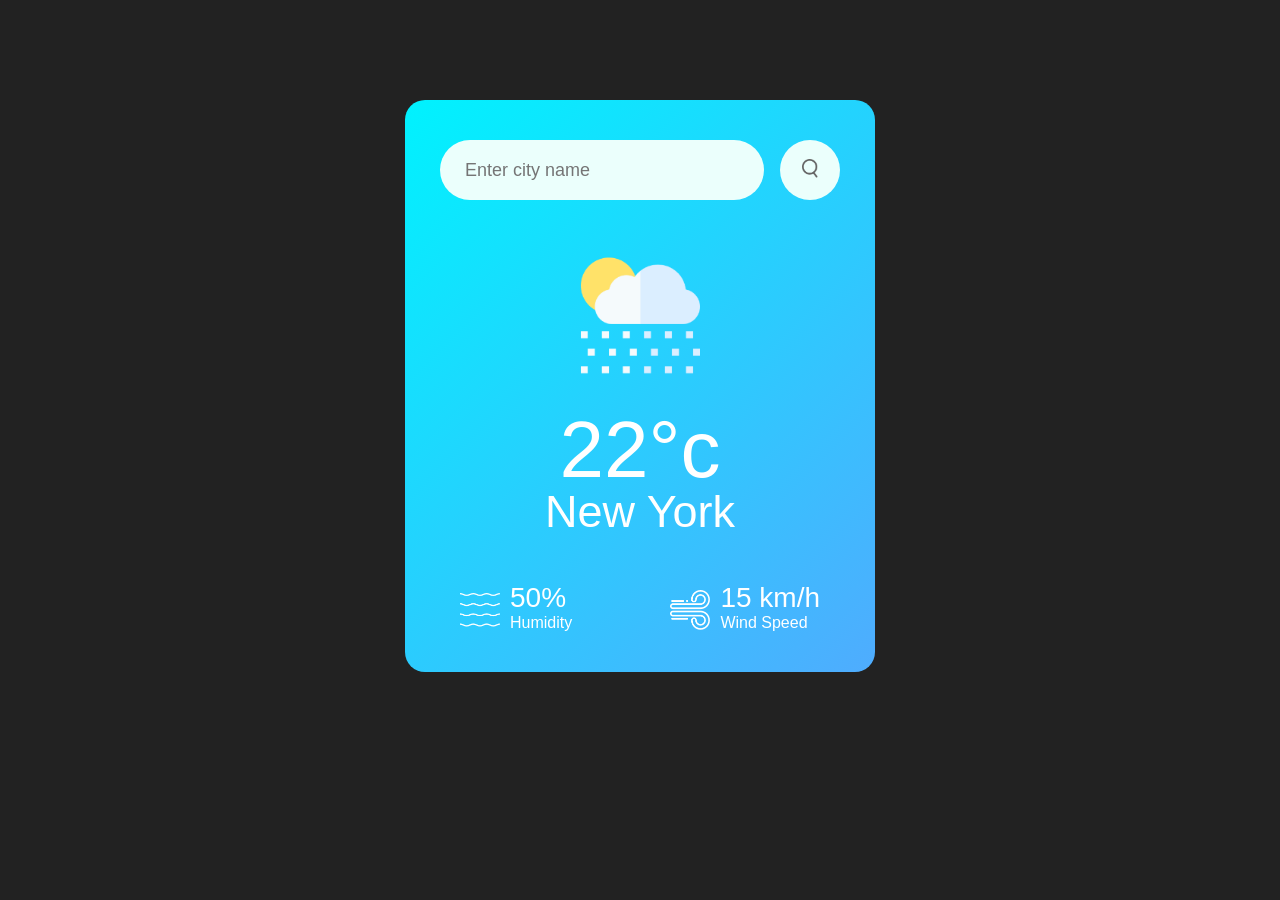
<file: 1 - Weather App/index.html>
<!DOCTYPE html>
<html lang="en">
<head>
    <meta charset="UTF-8">
    <meta name="viewport" content="width=device-width, initial-scale=1.0">
    <title>Weather App</title>
    <link rel="stylesheet" href="style.css">
</head>
<body>

<div class="card">
    <!-- Search Bar Section -->
    <div class="search">
        <input type="text" placeholder="Enter city name" spellcheck="false">
        <button><img src="images/search.png" alt="search"></button>
    </div>

    <!-- Weather Details Section -->
    <div class="weather">
        <img src="images/rain.png" class="weather-icon" alt="weather icon">
        <h1 class="temp">22°c</h1>
        <h2 class="city">New York</h2>

        <div class="details">
            <!-- Humidity Column -->
            <div class="col">
                <img src="images/humidity.png" alt="humidity icon">
                <div>
                    <p class="humidity">50%</p>
                    <p>Humidity</p>
                </div>
            </div>

            <!-- Wind Speed Column -->
            <div class="col">
                <img src="images/wind.png" alt="wind icon">
                <div>
                    <p class="wind">15 km/h</p>
                    <p>Wind Speed</p>
                </div>
            </div>
        </div>
    </div>
</div>
<script src="config.js"></script>
<script src="script.js"></script>
</body>
</html>
</file>
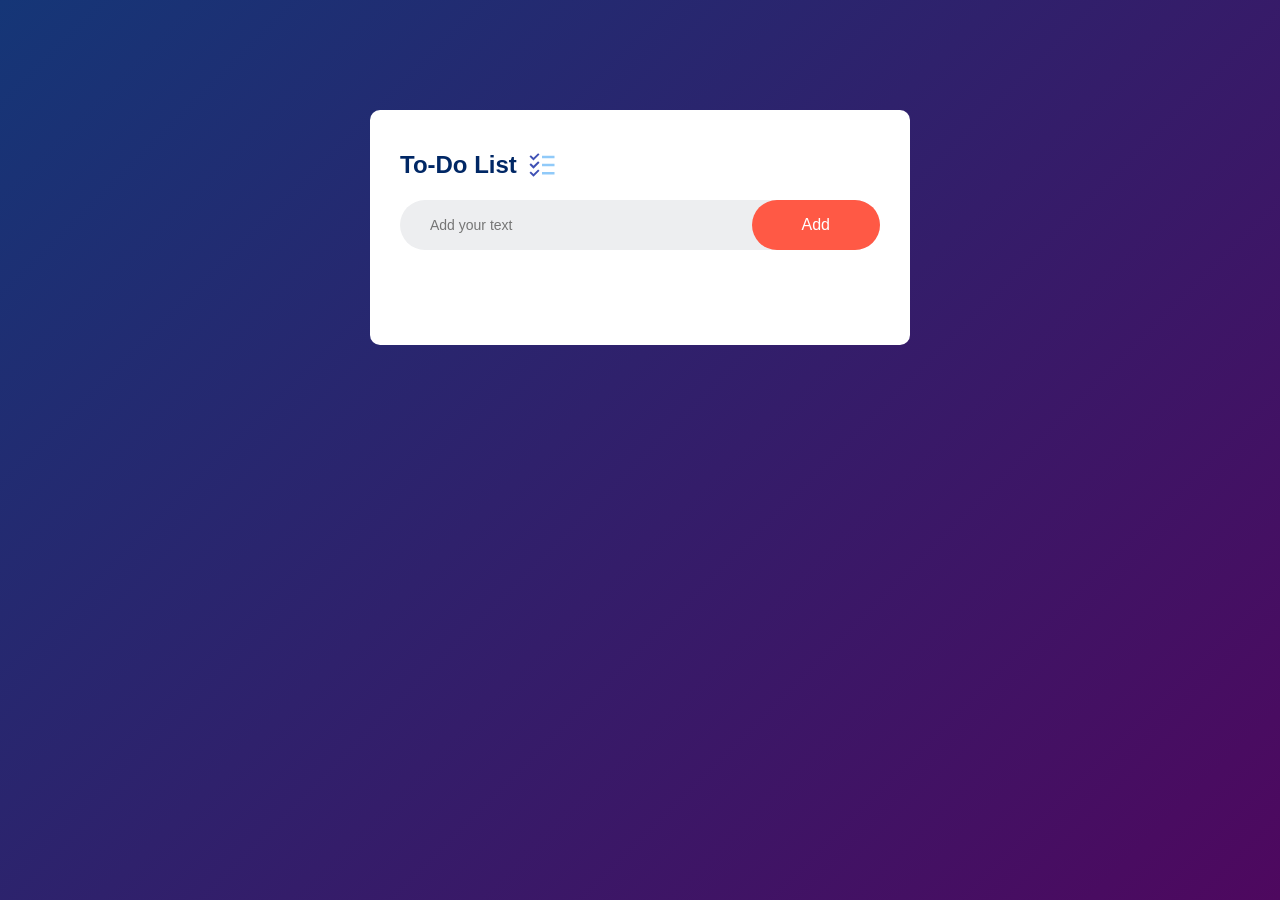
<file: 2 - To - Do - List/index.html>
<!DOCTYPE html>
<html lang="en">
<head>
    <meta charset="UTF-8">
    <meta name="viewport" content="width=device-width, initial-scale=1.0">
    <title>To-Do List App</title>
    <link rel="stylesheet" href="style.css">
</head>
<body>

<div class="container">
    <div class="todo-app">
        <h2>To-Do List <img src="images/favicon.svg" alt="icon"></h2>
        
        <!-- Input Row -->
        <div class="row">
            <input type="text" id="input-box" placeholder="Add your text">
            <button onclick="addTask()">Add</button>
        </div>

        <!-- Dynamic List Container -->
        <ul id="list-container">
            <!-- Tasks will be injected here dynamically by JavaScript -->
        </ul>
    </div>
</div>

<script src="script.js"></script>
</body>
</html>
</file>
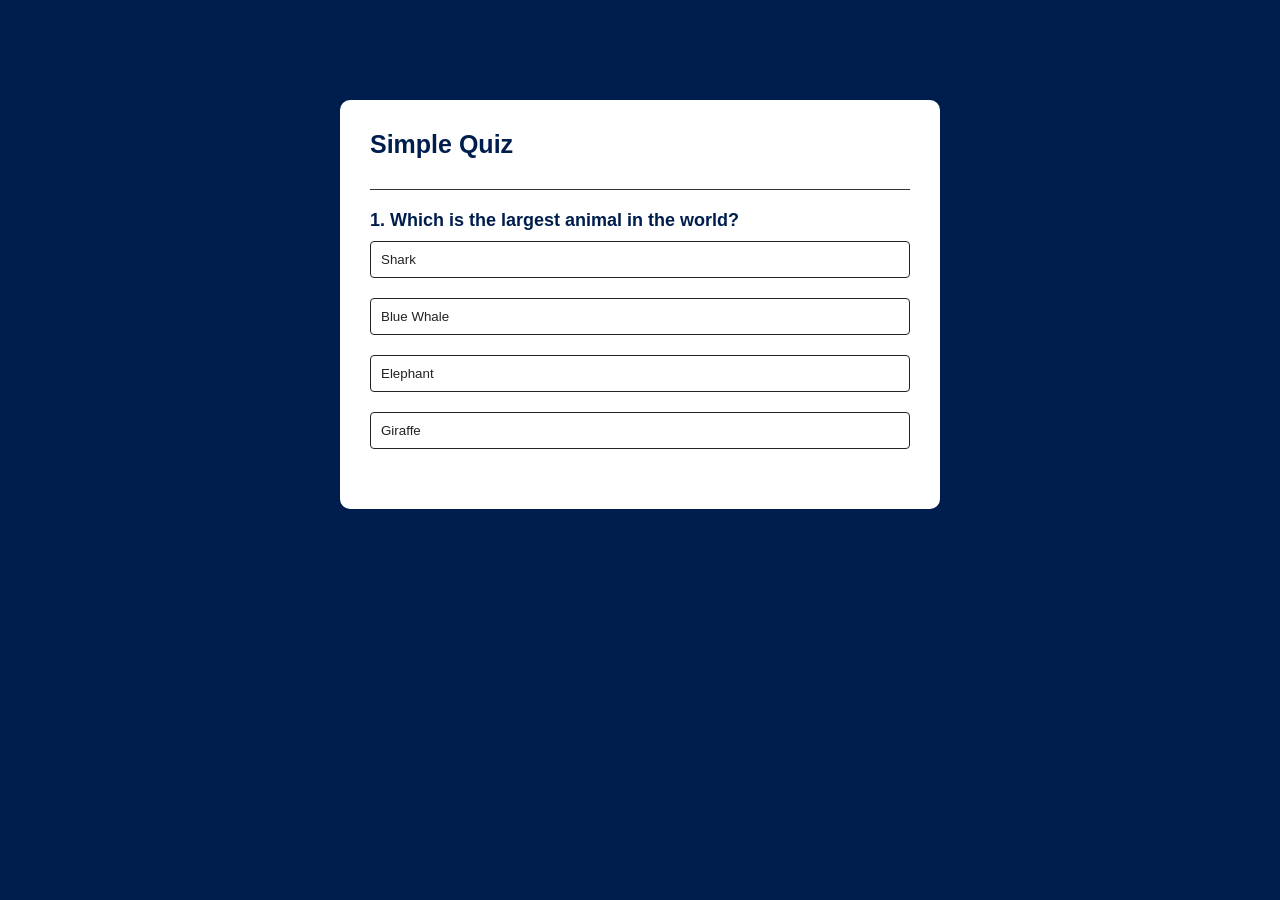
<file: 3- QuizApp/index.html>
<!DOCTYPE html>
<html lang="en">
<head>
    <meta charset="UTF-8">
    <meta name="viewport" content="width=device-width, initial-scale=1.0">
    <title>Simple Quiz App</title>
    <link rel="stylesheet" href="style.css">
</head>
<body>

<div class="app">
    <h1>Simple Quiz</h1>
    <div class="quiz">
        <h2 id="question">Question goes here</h2>
        
        <div id="answer-buttons">
            <!-- Answer buttons will be injected dynamically here -->
        </div>

        <button id="next-btn">Next</button>
    </div>
</div>

<script src="script.js"></script>
</body>
</html>
</file>
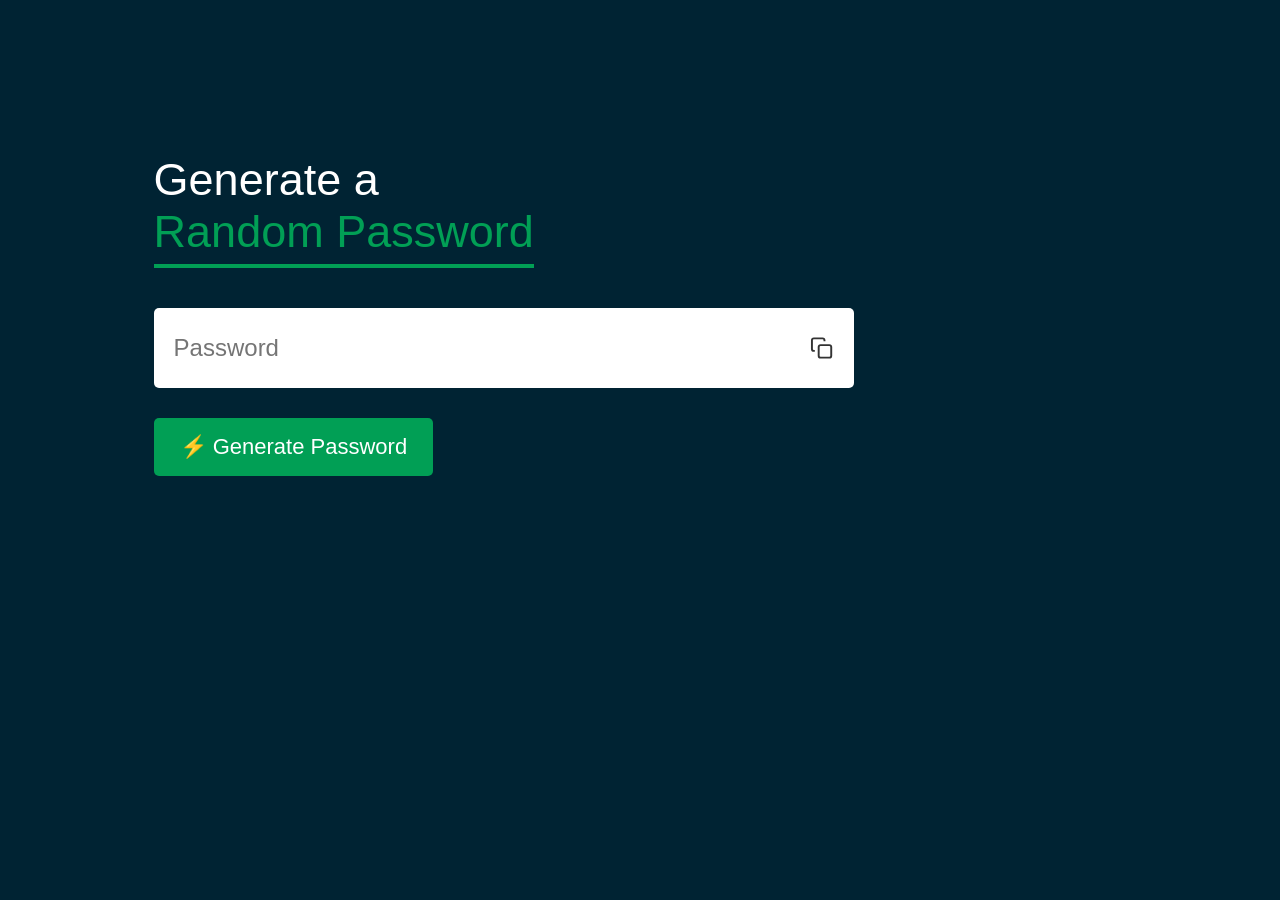
<file: 4 - RandomPasswordGenerator/index.html>
<!DOCTYPE html>
<html lang="en">
<head>
    <meta charset="UTF-8">
    <meta name="viewport" content="width=device-width, initial-scale=1.0">
    <title>Random Password Generator</title>
    <link rel="stylesheet" href="style.css">
</head>
<body>

<div class="container">
    <h1>Generate a <br><span>Random Password</span></h1>
    
    <div class="display">
        <input type="text" id="password" placeholder="Password" readonly>
        <!-- Copy SVG Icon -->
        <svg onclick="copyPassword()" style="width:24px;height:24px;cursor:pointer;" viewBox="0 0 24 24" fill="none" stroke="#333" stroke-width="2">
            <rect x="9" y="9" width="13" height="13" rx="2" ry="2"></rect>
            <path d="M5 15H4a2 2 0 0 1-2-2V4a2 2 0 0 1 2-2h9a2 2 0 0 1 2 2v1"></path>
        </svg>
    </div>

    <button onclick="createPassword()">⚡ Generate Password</button>
</div>

<script src="script.js"></script>
</body>
</html>
</file>
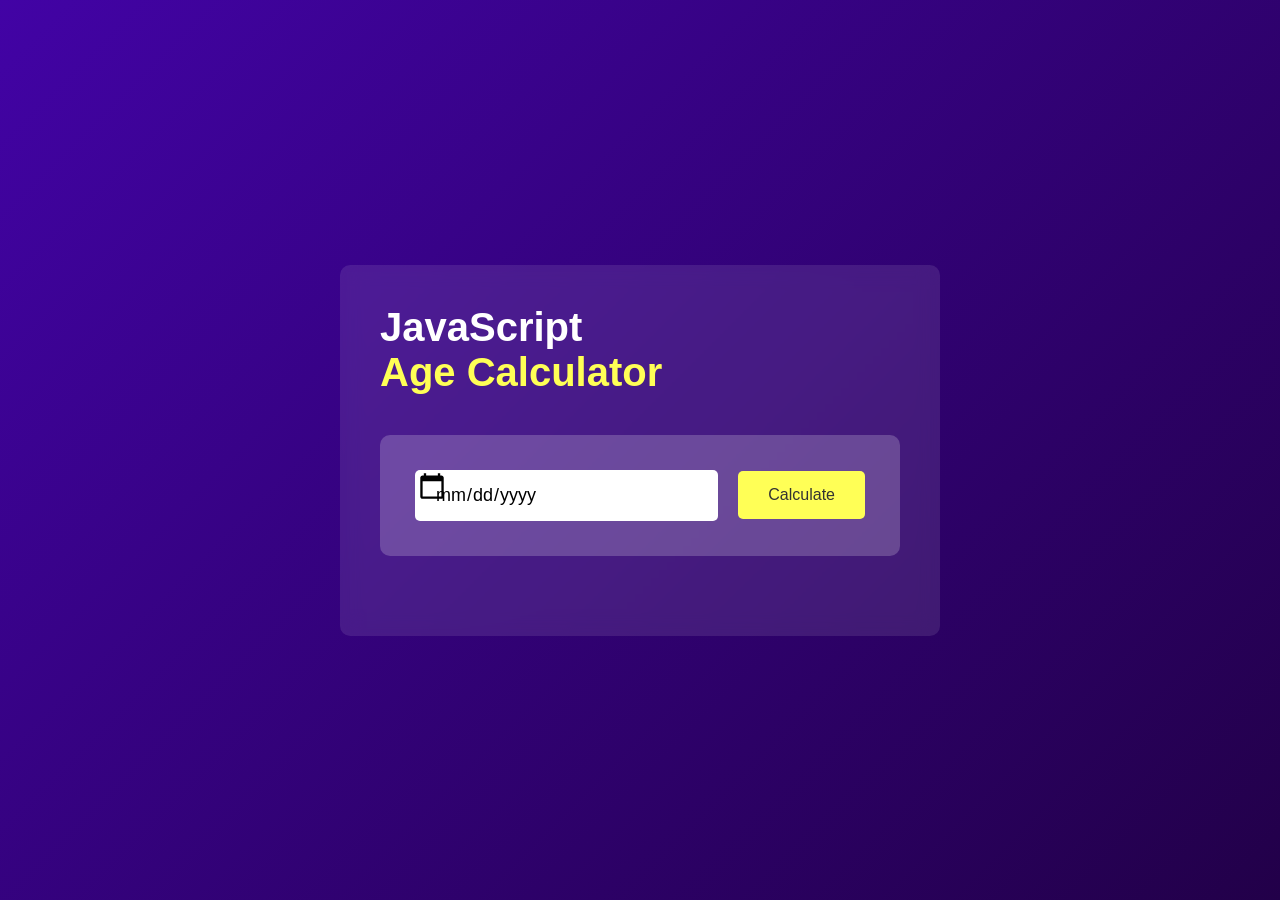
<file: 6 - age_calculator/index.html>
<!DOCTYPE html>
<html lang="en">
<head>
    <meta charset="UTF-8">
    <meta name="viewport" content="width=device-width, initial-scale=1.0">
    <title>Age Calculator App</title>
    <link rel="stylesheet" href="style.css">
</head>
<body>

<div class="container">
    <div class="calculator">
        <h1>JavaScript <br><span>Age Calculator</span></h1>
        
        <div class="input-box">
            <input type="date" id="date">
            <button onclick="calculateAge()">Calculate</button>
        </div>

        <p id="result"></p>
    </div>
</div>

<script src="script.js"></script>
</body>
</html>
</file>
<file: 1 - Weather App/style.css>
* {
    margin: 0;
    padding: 0;
    font-family: 'Poppins', sans-serif;
    box-sizing: border-box;
}

body {
    background: #222;
}

/* Central Floating Card */
.card {
    width: 90%;
    max-width: 470px;
    background: linear-gradient(135deg, #00f2fe, #4facfe);
    color: #fff;
    margin: 100px auto 0;
    border-radius: 20px;
    padding: 40px 35px;
    text-align: center;
}

/* Search Bar Alignment */
.search {
    width: 100%;
    display: flex;
    align-items: center;
    justify-content: space-between;
}

.search input {
    border: 0;
    outline: 0;
    background: #ebfffc;
    color: #555;
    padding: 16px 25px;
    height: 60px;
    border-radius: 30px;
    flex: 1;
    margin-right: 16px;
    font-size: 18px;
}

.search button {
    border: 0;
    outline: 0;
    background: #ebfffc;
    border-radius: 50%;
    width: 60px;
    height: 60px;
    cursor: pointer;
}

.search button img {
    width: 16px;
}

/* Weather Main Display */
.weather-icon {
    width: 170px;
    margin-top: 30px;
}

.weather h1 {
    font-size: 80px;
    font-weight: 500;
}

.weather h2 {
    font-size: 45px;
    font-weight: 400;
    margin-top: -10px;
}

/* Humidity & Wind Columns Layout */
.details {
    display: flex;
    align-items: center;
    justify-content: space-between;
    padding: 0 20px;
    margin-top: 50px;
}

.col {
    display: flex;
    align-items: center;
    text-align: left;
}

.col img {
    width: 40px;
    margin-right: 10px;
}

.humidity, .wind {
    font-size: 28px;
    margin-top: -6px;
}
</file>
<file: 2 - To - Do - List/style.css>
* {
    margin: 0;
    padding: 0;
    font-family: 'Poppins', sans-serif;
    box-sizing: border-box;
}

.container {
    width: 100%;
    min-height: 100vh;
    background: linear-gradient(135deg, #153677, #4e085f);
    padding: 10px;
}

.todo-app {
    width: 100%;
    max-width: 540px;
    background: #fff;
    margin: 100px auto 20px;
    padding: 40px 30px 70px;
    border-radius: 10px;
}

.todo-app h2 {
    color: #002765;
    display: flex;
    align-items: center;
    margin-bottom: 20px;
}

.todo-app h2 img {
    width: 30px;
    margin-left: 10px;
}

.row {
    display: flex;
    align-items: center;
    justify-content: space-between;
    background: #edeef0;
    border-radius: 30px;
    padding-left: 20px;
    margin-bottom: 25px;
}

input {
    flex: 1;
    border: none;
    outline: none;
    background: transparent;
    padding: 10px;
    font-size: 14px;
}

button {
    border: none;
    outline: none;
    padding: 16px 50px;
    background: #ff5945;
    color: #fff;
    font-size: 16px;
    cursor: pointer;
    border-radius: 40px;
}

ul li {
    list-style: none;
    font-size: 17px;
    padding: 12px 8px 12px 50px;
    user-select: none;
    cursor: pointer;
    position: relative;
}

ul li::before {
    content: '';
    position: absolute;
    height: 28px;
    width: 28px;
    border-radius: 50%;
    background-image: url(images/unchecked.png);
    background-size: cover;
    background-position: center;
    top: 12px;
    left: 8px;
}

ul li.checked {
    color: #555;
    text-decoration: line-through;
}

ul li.checked::before {
    background-image: url(images/checked.png);
}

ul li span {
    position: absolute;
    right: 0;
    top: 5px;
    width: 40px;
    height: 40px;
    font-size: 22px;
    color: #555;
    line-height: 40px;
    text-align: center;
    border-radius: 50%;
}

ul li span:hover {
    background: #edeef0;
}
</file>
<file: 3- QuizApp/style.css>
* {
    margin: 0;
    padding: 0;
    font-family: 'Poppins', sans-serif;
    box-sizing: border-box;
}

body {
    background: #001e4d;
}

.app {
    background: #fff;
    width: 90%;
    max-width: 600px;
    margin: 100px auto 0;
    border-radius: 10px;
    padding: 30px;
}

.app h1 {
    font-size: 25px;
    color: #001e4d;
    font-weight: 600;
    border-bottom: 1px solid #333;
    padding-bottom: 30px;
}

.quiz {
    padding: 20px 0;
}

.quiz h2 {
    font-size: 18px;
    color: #001e4d;
    font-weight: 600;
}

.btn {
    background: #fff;
    color: #222;
    font-weight: 500;
    width: 100%;
    border: 1px solid #222;
    padding: 10px;
    margin: 10px 0;
    text-align: left;
    border-radius: 4px;
    cursor: pointer;
    transition: all 0.3s;
}

.btn:hover:not([disabled]) {
    background: #222;
    color: #fff;
}

.btn:disabled {
    cursor: no-drop;
}

#next-btn {
    background: #001e4d;
    color: #fff;
    font-weight: 500;
    width: 150px;
    border: 0;
    padding: 10px;
    margin: 20px auto 0;
    border-radius: 4px;
    cursor: pointer;
    display: none;
}

/* Correct & Incorrect feedback classes */
.correct {
    background: #9aeabc;
}

.incorrect {
    background: #ff9393;
}
</file>
<file: 4 - RandomPasswordGenerator/style.css>
* {
    margin: 0;
    padding: 0;
    font-family: 'Poppins', sans-serif;
    box-sizing: border-box;
}

body {
    background: #002333;
    color: #fff;
}

.container {
    margin: 12%;
    width: 90%;
    max-width: 700px;
}

.display {
    width: 100%;
    margin-top: 50px;
    margin-bottom: 30px;
    background: #fff;
    color: #333;
    display: flex;
    align-items: center;
    justify-content: space-between;
    padding: 26px 20px;
    border-radius: 5px;
}

.container h1 {
    font-weight: 500;
    font-size: 45px;
}

.container h1 span {
    color: #019f55;
    border-bottom: 4px solid #019f55;
    padding-bottom: 7px;
}

.display img {
    width: 30px;
    cursor: pointer;
}

.display input {
    border: 0;
    outline: 0;
    font-size: 24px;
    width: 100%;
}

.container button img {
    width: 28px;
    margin-right: 10px;
}

.container button {
    border: 0;
    outline: 0;
    background: #019f55;
    color: #fff;
    font-size: 22px;
    font-weight: 300;
    display: flex;
    align-items: center;
    justify-content: center;
    padding: 16px 26px;
    border-radius: 5px;
    cursor: pointer;
}
</file>
<file: 6 - age_calculator/style.css>
* {
    margin: 0;
    padding: 0;
    font-family: 'Poppins', sans-serif;
    box-sizing: border-box;
}

body {
    background: linear-gradient(135deg, #4203a5, #220049);
    color: #fff;
}

.container {
    width: 100%;
    min-height: 100vh;
    padding: 10px;
    display: flex;
    align-items: center;
    justify-content: center;
}

.calculator {
    width: 100%;
    max-width: 600px;
    background: rgba(255, 255, 255, 0.1);
    padding: 40px;
    border-radius: 10px;
    backdrop-filter: blur(10px);
}

.calculator h1 {
    font-size: 40px;
}

.calculator h1 span {
    color: #ffff56;
}

.input-box {
    margin: 40px 0;
    padding: 35px;
    border-radius: 10px;
    background: rgba(255, 255, 255, 0.2);
    display: flex;
    align-items: center;
}

.input-box input {
    flex: 1;
    margin-right: 20px;
    padding: 14px 20px;
    border: 0;
    outline: 0;
    font-size: 18px;
    border-radius: 5px;
    position: relative;
}

.input-box button {
    background: #ffff56;
    border: 0;
    outline: 0;
    padding: 15px 30px;
    border-radius: 5px;
    font-weight: 500;
    color: #333;
    cursor: pointer;
    font-size: 16px;
}

#result {
    font-size: 20px;
}

#result span {
    color: #ffff56;
}

/* Custom styling for calendar icon picker */
input[type="date"]::-webkit-calendar-picker-indicator {
    top: 0;
    left: 0;
    right: 0;
    bottom: 0;
    width: auto;
    height: auto;
    position: absolute;
    background-size: 30px;
    cursor: pointer;
}
</file>
